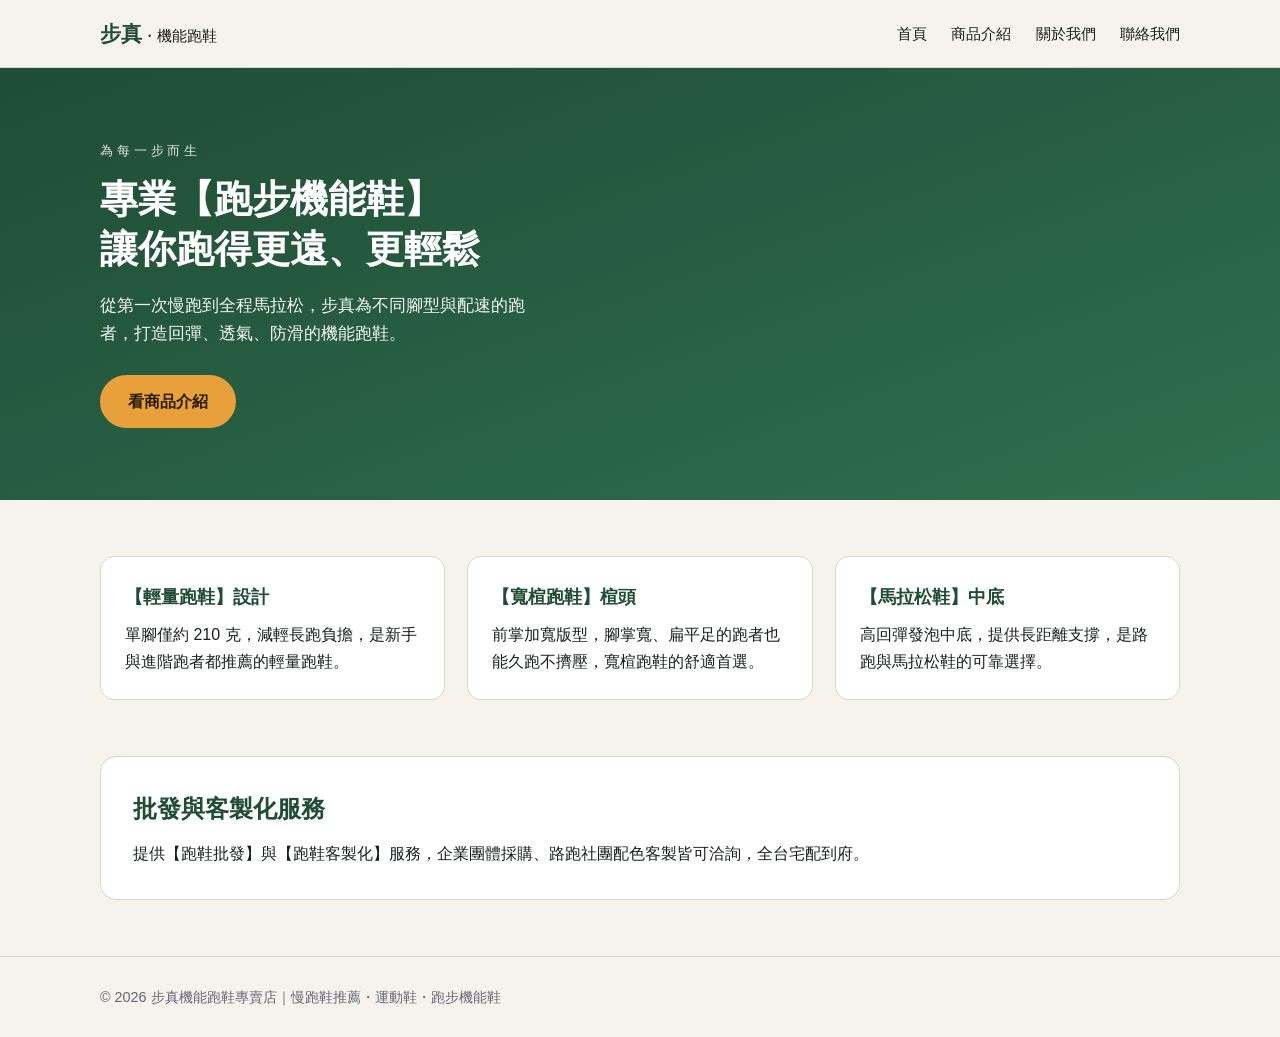
<file: index.html>
<!DOCTYPE html>
<html lang="zh-Hant">
<head>
  <meta charset="UTF-8">
  <meta name="viewport" content="width=device-width, initial-scale=1.0">
  <meta name="google-site-verification" content="0TO66Aor_0uzFVFM-AJtJuVhQrxAtorC9FhGlsX6imQ" />
  <!-- ===== TDK：跟搜尋引擎自我介紹 ===== -->
  <title>步真機能跑鞋專賣店｜專業慢跑鞋・運動鞋推薦</title>
  <meta name="description" content="這個網站專門賣專業跑步機能鞋，產品涵蓋慢跑鞋、馬拉松鞋、輕量跑鞋與寬楦運動鞋，提供透氣網布、回彈中底與防滑大底，適合初跑者與進階跑者，支援批發與客製化，全台宅配到府。">
  <meta name="keywords" content="跑步機能鞋,慢跑鞋推薦,馬拉松鞋,輕量跑鞋,寬楦跑鞋,運動鞋,跑鞋批發,跑鞋客製化">

  <!-- Open Graph：分享到社群時的描述 -->
  <meta property="og:title" content="步真機能跑鞋專賣店｜專業慢跑鞋・運動鞋推薦">
  <meta property="og:description" content="專業跑步機能鞋，慢跑鞋、馬拉松鞋、輕量跑鞋一次購足，全台宅配到府。">
  <meta property="og:type" content="website">

  <link rel="stylesheet" href="style.css">
</head>
<body>
  <header class="site-header">
    <div class="wrap header-inner">
      <a class="brand" href="index.html">步真<span>・機能跑鞋</span></a>
      <nav class="nav">
        <a href="index.html">首頁</a>
        <a href="shop-detail.html#product">商品介紹</a>
        <a href="#about">關於我們</a>
        <a href="#contact">聯絡我們</a>
      </nav>
    </div>
  </header>

  <section class="hero">
    <div class="wrap hero-inner">
      <p class="eyebrow">為每一步而生</p>
      <h1>專業【跑步機能鞋】<br>讓你跑得更遠、更輕鬆</h1>
      <p class="lead">從第一次慢跑到全程馬拉松，步真為不同腳型與配速的跑者，打造回彈、透氣、防滑的機能跑鞋。</p>
      <a class="cta" href="shop-detail.html#product">看商品介紹</a>
    </div>
  </section>

  <main class="wrap">
    <section class="features" id="about">
      <article class="feat">
        <h2>【輕量跑鞋】設計</h2>
        <p>單腳僅約 210 克，減輕長跑負擔，是新手與進階跑者都推薦的輕量跑鞋。</p>
      </article>
      <article class="feat">
        <h2>【寬楦跑鞋】楦頭</h2>
        <p>前掌加寬版型，腳掌寬、扁平足的跑者也能久跑不擠壓，寬楦跑鞋的舒適首選。</p>
      </article>
      <article class="feat">
        <h2>【馬拉松鞋】中底</h2>
        <p>高回彈發泡中底，提供長距離支撐，是路跑與馬拉松鞋的可靠選擇。</p>
      </article>
    </section>

    <section class="promo" id="contact">
      <h2>批發與客製化服務</h2>
      <p>提供【跑鞋批發】與【跑鞋客製化】服務，企業團體採購、路跑社團配色客製皆可洽詢，全台宅配到府。</p>
    </section>
  </main>

  <footer class="site-footer">
    <div class="wrap">
      <p>© 2026 步真機能跑鞋專賣店｜慢跑鞋推薦・運動鞋・跑步機能鞋</p>
    </div>
  </footer>
</body>
</html>
</file>
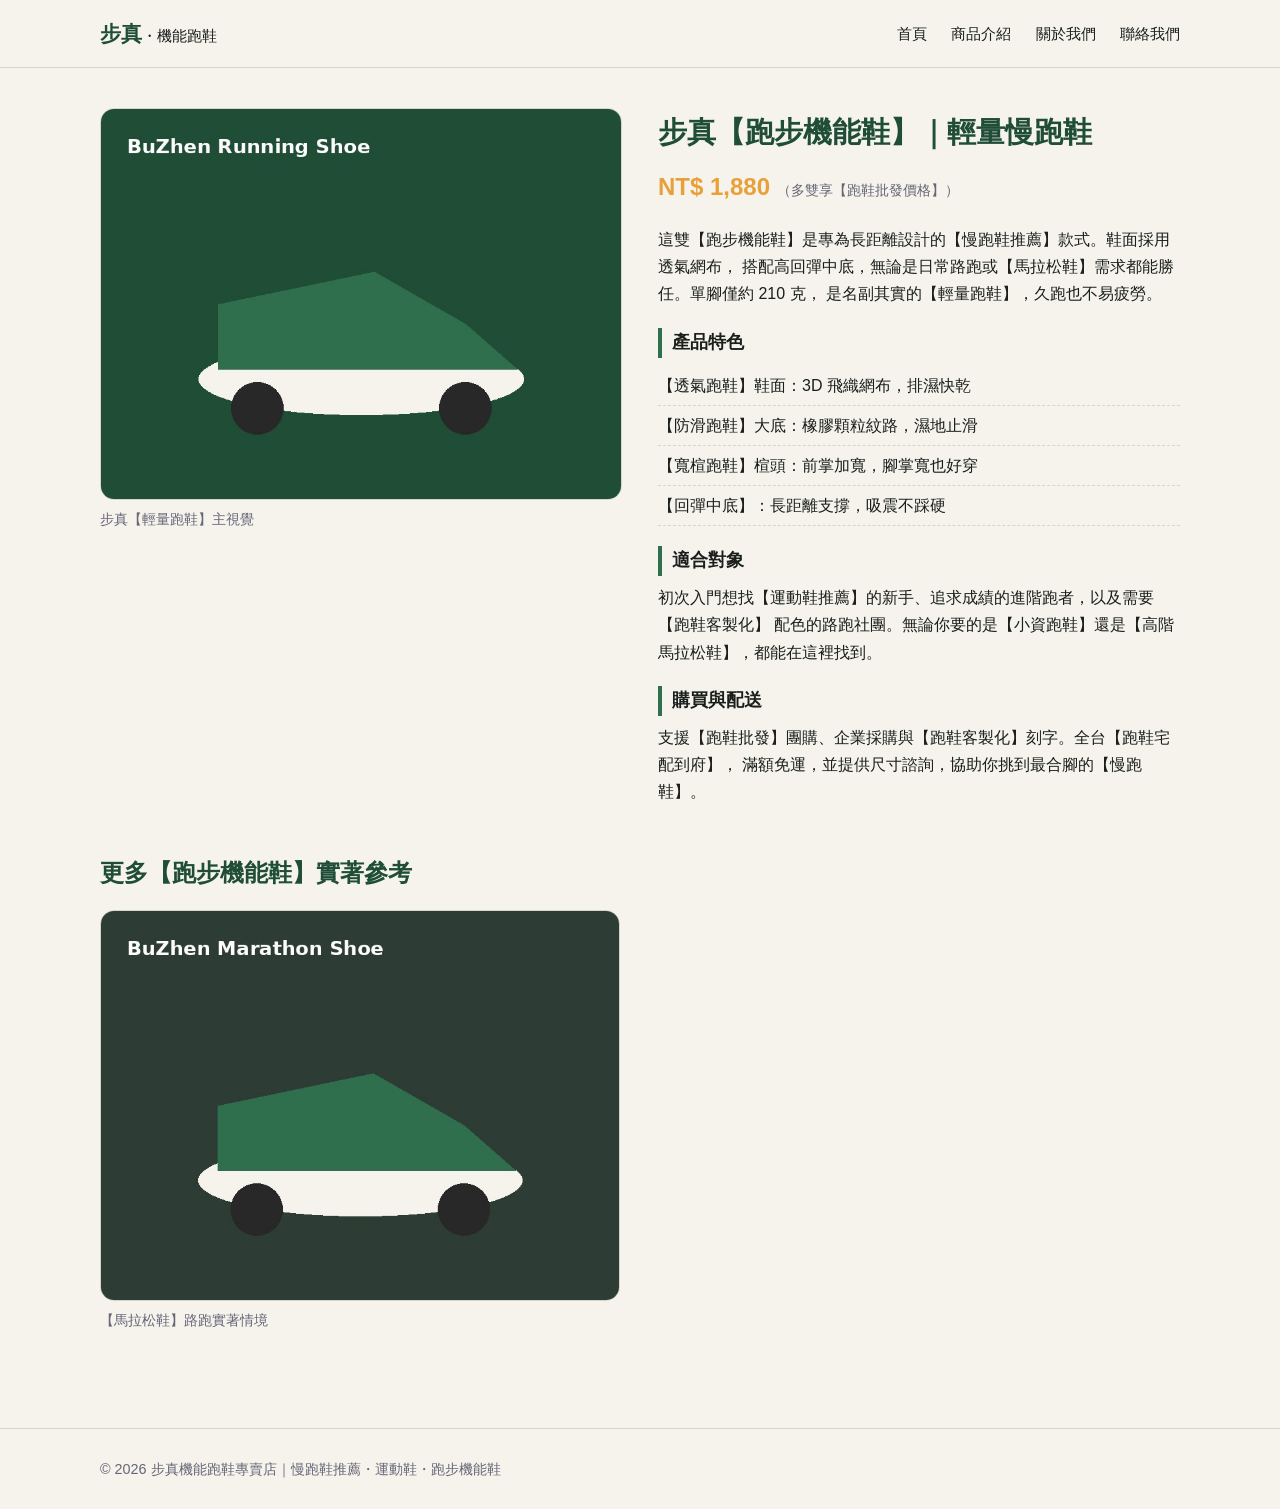
<file: shop-detail.html>
<!DOCTYPE html>
<html lang="zh-Hant">
<head>
  <meta charset="UTF-8">
  <meta name="viewport" content="width=device-width, initial-scale=1.0">

  <!-- ===== TDK ===== -->
  <title>跑步機能鞋商品介紹｜慢跑鞋推薦・馬拉松鞋・輕量跑鞋</title>
  <meta name="description" content="步真機能跑鞋商品介紹頁，提供慢跑鞋推薦、馬拉松鞋、輕量跑鞋、寬楦跑鞋等多款跑步機能鞋，說明透氣網布、回彈中底、防滑大底與尺寸選擇，並提供跑鞋批發、跑鞋客製化與宅配到府服務。">
  <meta name="keywords" content="跑步機能鞋,慢跑鞋推薦,馬拉松鞋,輕量跑鞋,寬楦跑鞋,防滑跑鞋,透氣跑鞋,跑鞋批發,跑鞋客製化,運動鞋推薦">

  <link rel="stylesheet" href="style.css">
</head>
<body>
  <header class="site-header">
    <div class="wrap header-inner">
      <a class="brand" href="index.html">步真<span>・機能跑鞋</span></a>
      <nav class="nav">
        <a href="index.html">首頁</a>
        <a href="shop-detail.html#product">商品介紹</a>
        <a href="index.html#about">關於我們</a>
        <a href="index.html#contact">聯絡我們</a>
      </nav>
    </div>
  </header>

  <main class="wrap detail" id="product">
    <div class="detail-grid">
      <!-- ===== 圖片 SEO：src + alt + title，檔名用中文清楚說明 ===== -->
      <figure class="product-figure">
        <img
          src="images/步真機能跑鞋-輕量慢跑鞋.jpg"
          alt="步真機能跑鞋 輕量慢跑鞋 白色"
          title="步真機能跑鞋-輕量慢跑鞋">
        <figcaption>步真【輕量跑鞋】主視覺</figcaption>
      </figure>

      <div class="product-info">
        <h1>步真【跑步機能鞋】｜輕量慢跑鞋</h1>
        <p class="price">NT$ 1,880 <span class="price-note">（多雙享【跑鞋批發價格】）</span></p>

        <p class="desc">
          這雙【跑步機能鞋】是專為長距離設計的【慢跑鞋推薦】款式。鞋面採用透氣網布，
          搭配高回彈中底，無論是日常路跑或【馬拉松鞋】需求都能勝任。單腳僅約 210 克，
          是名副其實的【輕量跑鞋】，久跑也不易疲勞。
        </p>

        <h2>產品特色</h2>
        <ul class="spec">
          <li>【透氣跑鞋】鞋面：3D 飛織網布，排濕快乾</li>
          <li>【防滑跑鞋】大底：橡膠顆粒紋路，濕地止滑</li>
          <li>【寬楦跑鞋】楦頭：前掌加寬，腳掌寬也好穿</li>
          <li>【回彈中底】：長距離支撐，吸震不踩硬</li>
        </ul>

        <h2>適合對象</h2>
        <p>
          初次入門想找【運動鞋推薦】的新手、追求成績的進階跑者，以及需要【跑鞋客製化】
          配色的路跑社團。無論你要的是【小資跑鞋】還是【高階馬拉松鞋】，都能在這裡找到。
        </p>

        <h2>購買與配送</h2>
        <p>
          支援【跑鞋批發】團購、企業採購與【跑鞋客製化】刻字。全台【跑鞋宅配到府】，
          滿額免運，並提供尺寸諮詢，協助你挑到最合腳的【慢跑鞋】。
        </p>
      </div>
    </div>

    <!-- 第二張圖：示範另一張圖片 SEO -->
    <section class="gallery">
      <h2>更多【跑步機能鞋】實著參考</h2>
      <figure>
        <img
          src="images/步真機能跑鞋-馬拉松鞋實著.jpg"
          alt="步真機能跑鞋 馬拉松鞋 路跑實著"
          title="步真機能跑鞋-馬拉松鞋實著">
        <figcaption>【馬拉松鞋】路跑實著情境</figcaption>
      </figure>
    </section>
  </main>

  <footer class="site-footer">
    <div class="wrap">
      <p>© 2026 步真機能跑鞋專賣店｜慢跑鞋推薦・運動鞋・跑步機能鞋</p>
    </div>
  </footer>
</body>
</html>
</file>
<file: style.css>
:root{
  --ink:#1a1f1c;
  --paper:#f5f3ec;
  --leaf:#2f6f4e;
  --leaf-dark:#1f4d36;
  --sun:#e8a13a;
  --line:#d8d4c6;
}
*{box-sizing:border-box;margin:0;padding:0}
body{
  font-family:"Noto Sans TC","PingFang TC","Microsoft JhengHei",sans-serif;
  color:var(--ink);background:var(--paper);line-height:1.7;
}
.wrap{width:min(1080px,92%);margin-inline:auto}

/* header */
.site-header{border-bottom:1px solid var(--line);background:var(--paper);position:sticky;top:0;z-index:10}
.header-inner{display:flex;align-items:center;justify-content:space-between;padding:16px 0}
.brand{font-size:1.3rem;font-weight:800;color:var(--leaf-dark);text-decoration:none}
.brand span{font-weight:400;color:var(--ink);font-size:.95rem}
.nav a{margin-left:20px;text-decoration:none;color:var(--ink);font-size:.95rem}
.nav a:hover{color:var(--leaf)}

/* hero */
.hero{background:linear-gradient(160deg,var(--leaf-dark),var(--leaf));color:#fff;padding:72px 0}
.eyebrow{letter-spacing:.3em;font-size:.8rem;opacity:.85;margin-bottom:12px}
.hero h1{font-size:2.4rem;line-height:1.3;margin-bottom:18px}
.lead{font-size:1.05rem;max-width:46ch;opacity:.95;margin-bottom:26px}
.cta{display:inline-block;background:var(--sun);color:#2a1c00;font-weight:700;
  padding:13px 28px;border-radius:999px;text-decoration:none}
.cta:hover{filter:brightness(1.06)}

/* features */
.features{display:grid;grid-template-columns:repeat(3,1fr);gap:22px;padding:56px 0}
.feat{background:#fff;border:1px solid var(--line);border-radius:14px;padding:24px}
.feat h2{font-size:1.15rem;color:var(--leaf-dark);margin-bottom:8px}

/* promo */
.promo{background:#fff;border:1px solid var(--line);border-radius:16px;padding:32px;margin-bottom:56px}
.promo h2{color:var(--leaf-dark);margin-bottom:10px}

/* detail */
.detail{padding:40px 0}
.detail-grid{display:grid;grid-template-columns:1fr 1fr;gap:36px;align-items:start}
.product-figure img,.gallery img{width:100%;border-radius:14px;border:1px solid var(--line);display:block}
figcaption{font-size:.85rem;color:#667;margin-top:8px}
.product-info h1{font-size:1.8rem;color:var(--leaf-dark);margin-bottom:10px}
.price{font-size:1.5rem;font-weight:800;color:var(--sun);margin-bottom:18px}
.price-note{font-size:.85rem;color:#667;font-weight:400}
.product-info h2{font-size:1.1rem;margin:20px 0 8px;border-left:4px solid var(--leaf);padding-left:10px}
.spec{list-style:none}
.spec li{padding:6px 0;border-bottom:1px dashed var(--line)}
.gallery{margin-top:48px}
.gallery h2{color:var(--leaf-dark);margin-bottom:16px}
.gallery figure{max-width:520px}

/* footer */
.site-footer{border-top:1px solid var(--line);margin-top:56px;padding:28px 0;color:#667;font-size:.9rem}

@media(max-width:760px){
  .features{grid-template-columns:1fr}
  .detail-grid{grid-template-columns:1fr}
  .hero h1{font-size:1.8rem}
  .nav a{margin-left:12px;font-size:.85rem}
}
</file>
